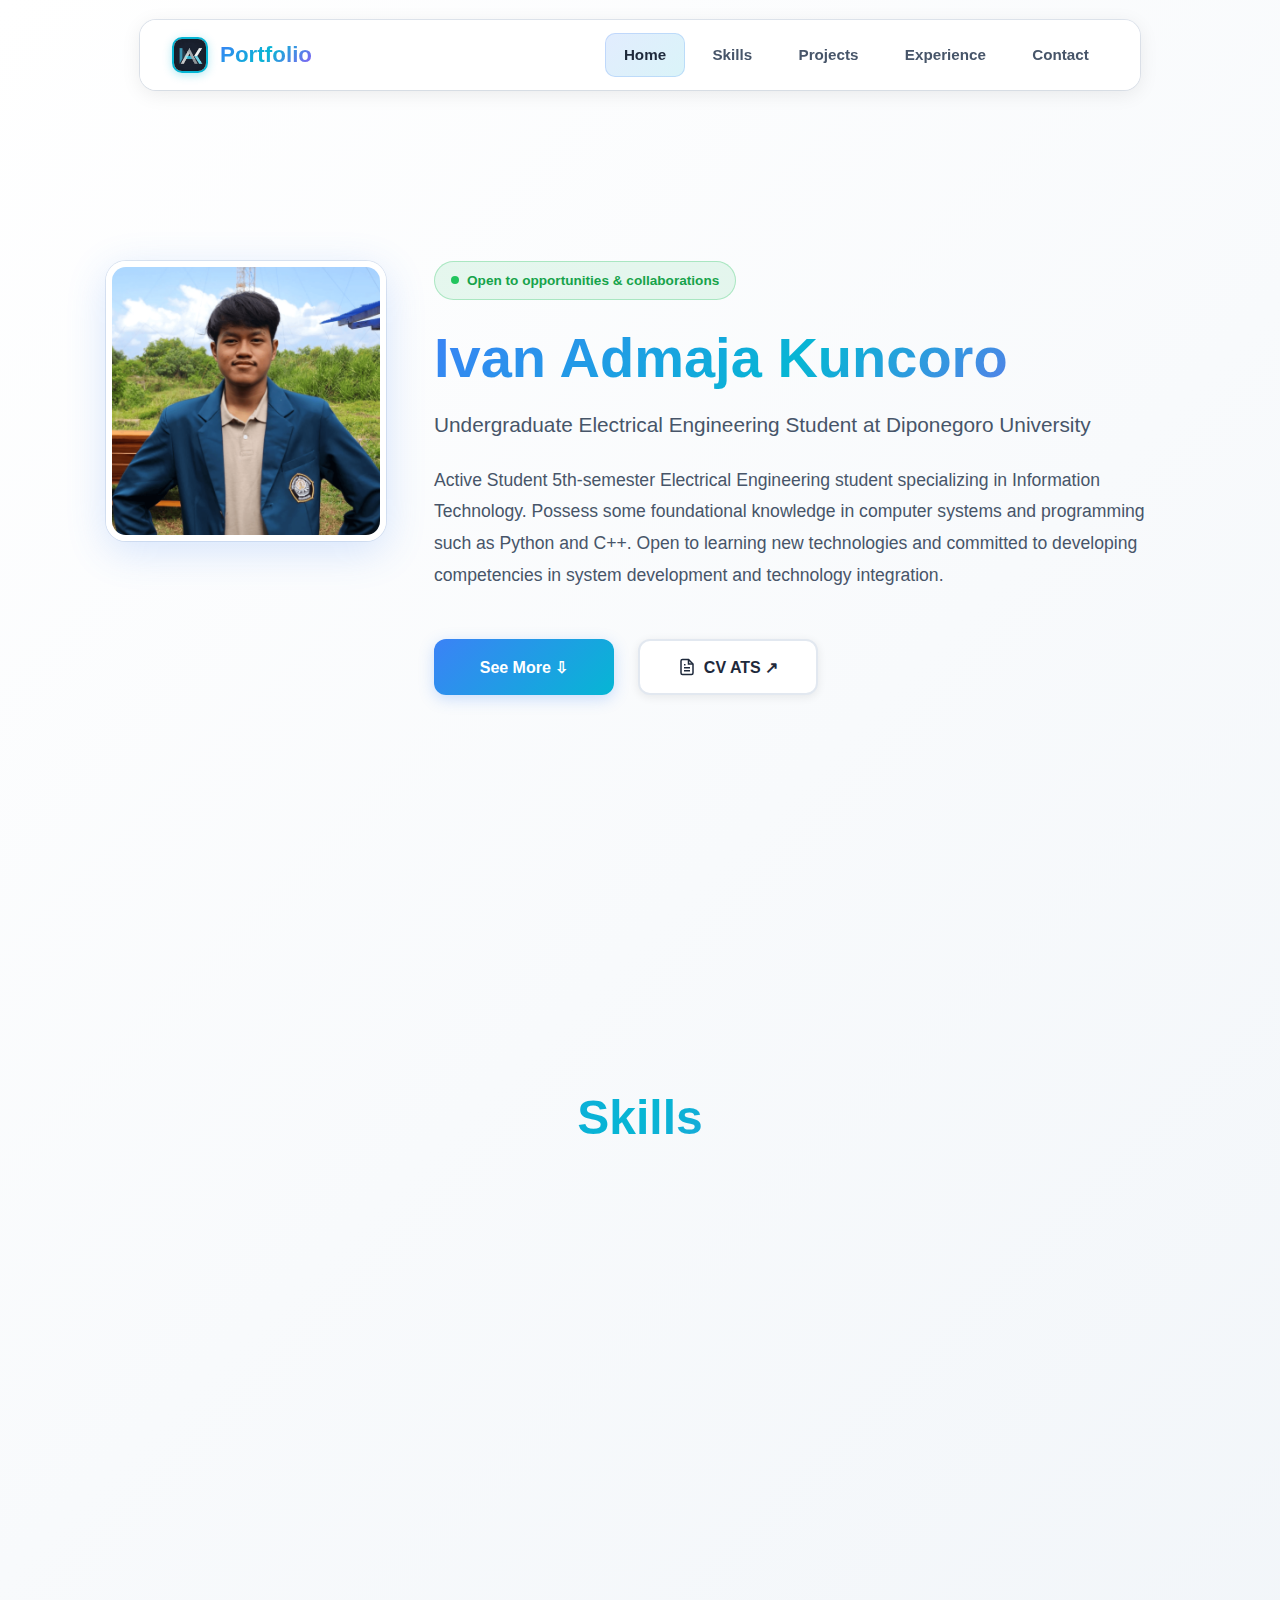
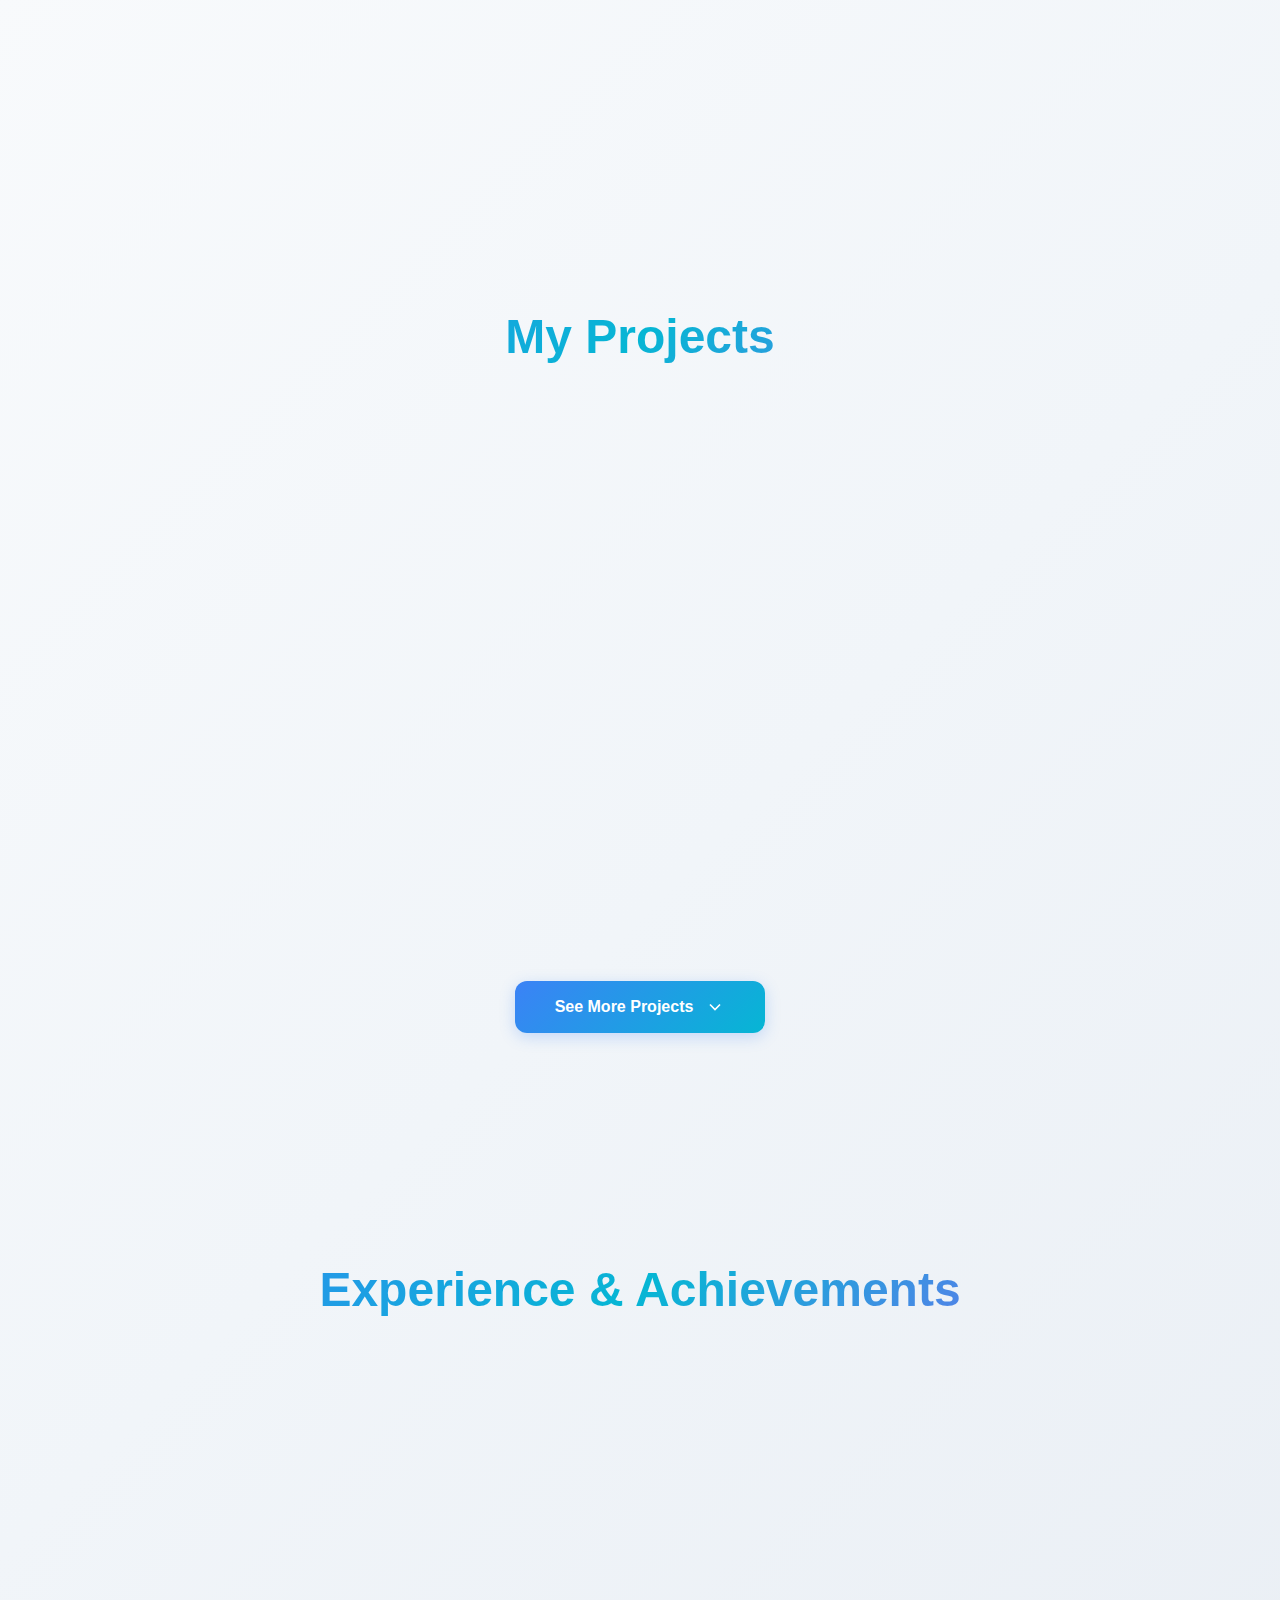
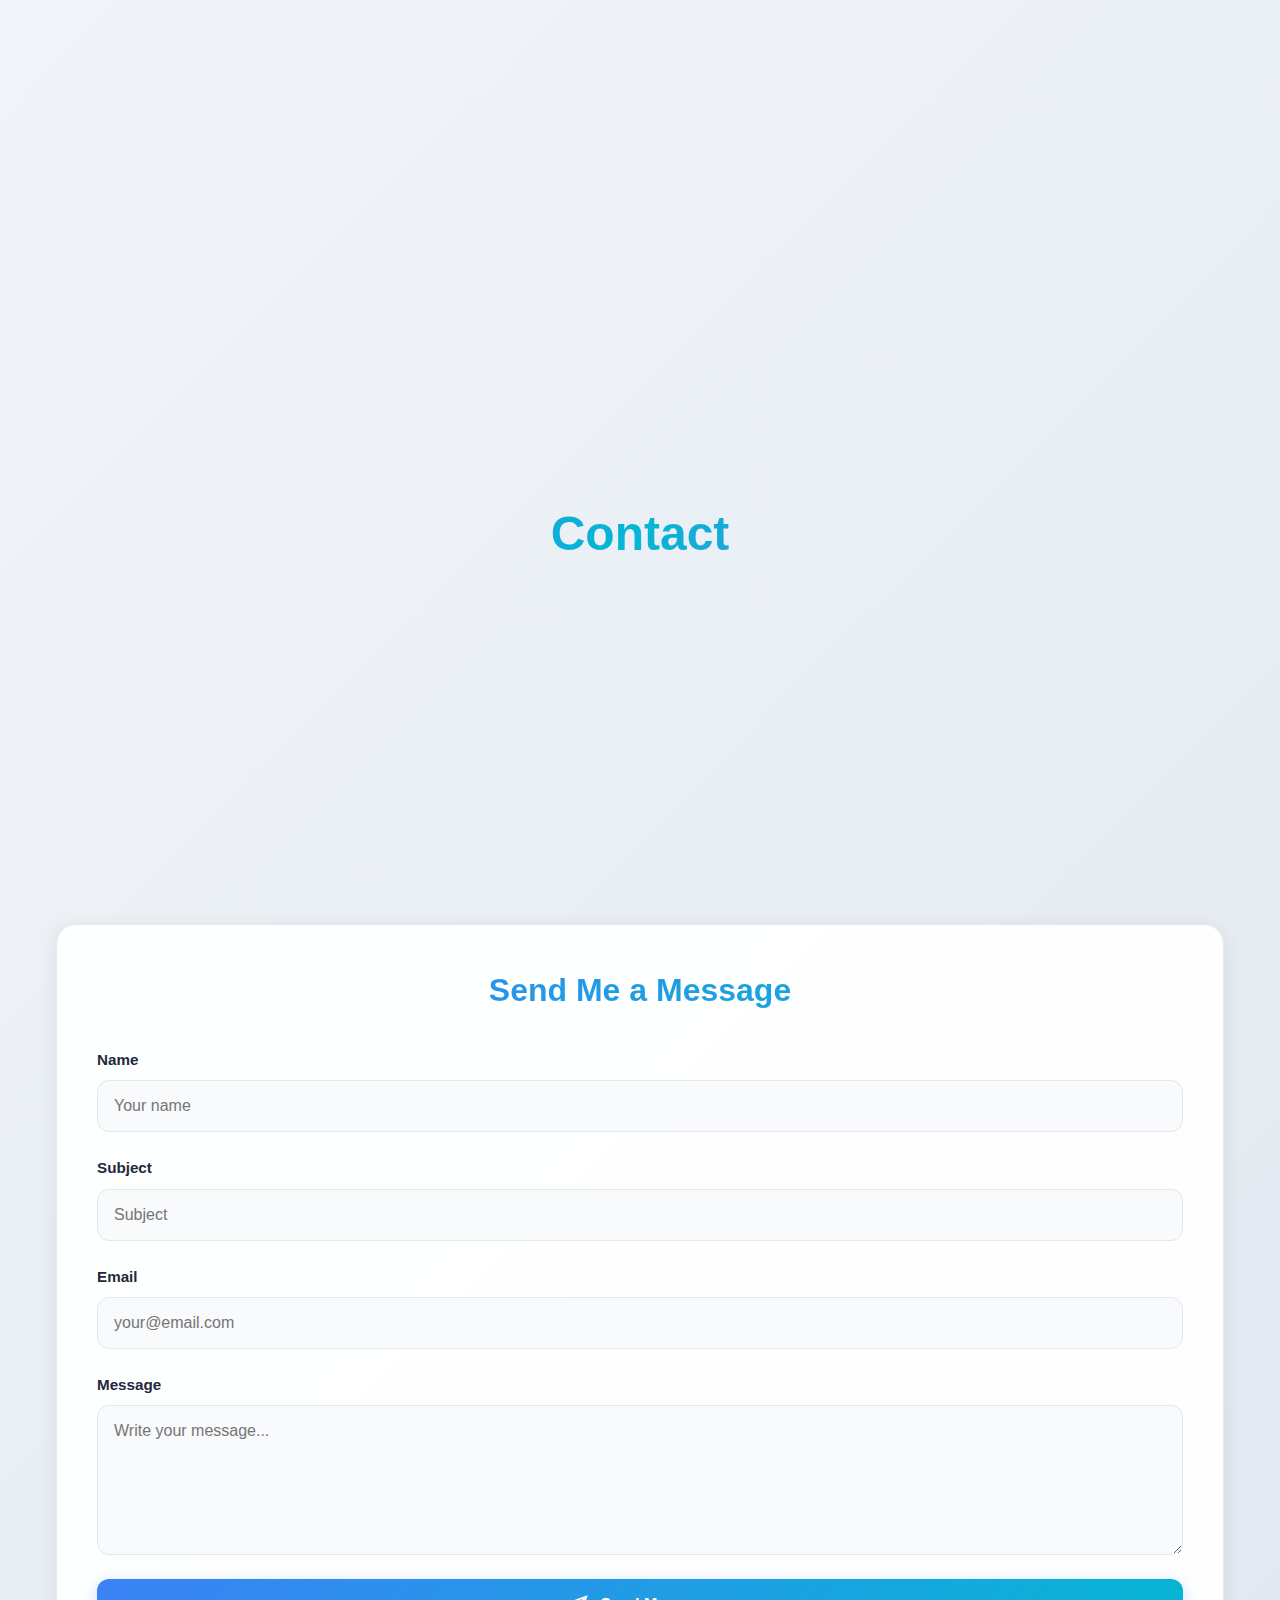
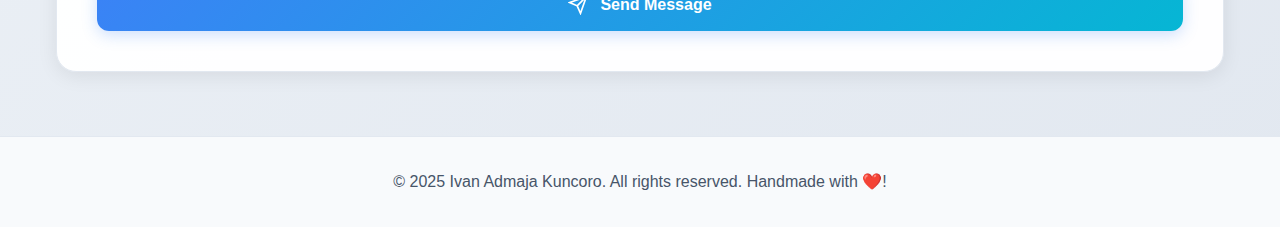
<file: index.html>
<!DOCTYPE html>
<html lang="en">
<head>
    <meta charset="UTF-8">
    <meta name="viewport" content="width=device-width, initial-scale=1.0">
    <title>Ivan Admaja Kuncoro - Portfolio</title>
    <link rel="stylesheet" href="style.css">
    <link rel="stylesheet" href="mobile-menu.css">
</head>
<body>

    <!-- Navigation -->
    <nav id="navbar">
        <div class="nav-container">
            <div class="logo-container" onclick="scrollToSection('home')">
                <img src="assets/Logo.png" alt="Logo" class="logo-image">
                <div class="logo">Portfolio</div>
            </div>
            <button class="menu-toggle" id="menuToggle" aria-label="Menu">
                <span></span>
                <span></span>
                <span></span>
            </button>
            <ul class="nav-menu" id="navMenu">
                <li><a href="#home" class="nav-link active">Home</a></li>
                <li><a href="#skills" class="nav-link">Skills</a></li>
                <li><a href="#projects" class="nav-link">Projects</a></li>
                <li><a href="#experience" class="nav-link">Experience</a></li>
                <li><a href="#contact" class="nav-link">Contact</a></li>
            </ul>
        </div>
    </nav>

    <!-- Home Section (Merged with About) -->
    <section id="home" class="section">
        <div class="container">
            <div class="home-content">
                <!-- Profile Image - Left -->
                <div class="profile-image-wrapper">
                    <img src="assets/profile.png" alt="Ivan Admaja Kuncoro" class="profile-image">
                </div>
                
                <!-- Text Content - Right -->
                <div class="home-text-content">
                    <div class="status-badge">
                        <span class="status-dot"></span>
                        Open to opportunities & collaborations
                    </div>
                    
                    <h1 class="main-title">Ivan Admaja Kuncoro</h1>
                    
                    <p class="subtitle">Undergraduate Electrical Engineering Student at Diponegoro University</p>
                    
                    <p class="about-text">
                        Active Student 5th-semester Electrical Engineering student specializing in Information Technology. 
                        Possess some foundational knowledge in computer systems and programming such as Python and C++. 
                        Open to learning new technologies and committed to developing competencies in system development and technology integration.
                    </p>
                    
                    <div class="home-buttons">
                        <button class="btn-primary" onclick="scrollToSection('skills')">See More ⇩</button>
                        <a href="https://drive.google.com/file/d/1Ar3myihJwKp7HR1E7ekkdQXPbhRA4H_D/view?usp=drive_link" target="_blank" class="btn-cv">
                            <svg width="18" height="18" viewBox="0 0 24 24" fill="none" stroke="currentColor" stroke-width="2">
                                <path d="M14 2H6a2 2 0 0 0-2 2v16a2 2 0 0 0 2 2h12a2 2 0 0 0 2-2V8z"></path>
                                <polyline points="14 2 14 8 20 8"></polyline>
                                <line x1="16" y1="13" x2="8" y2="13"></line>
                                <line x1="16" y1="17" x2="8" y2="17"></line>
                                <polyline points="10 9 9 9 8 9"></polyline>
                            </svg>
                            CV ATS ↗
                        </a>
                    </div>
                </div>
            </div>
        </div>
    </section>

    <!-- About Section - HIDDEN (merged with Home) -->
    <section id="about" class="section" style="display: none;">
        <div class="container">
            <h2 class="section-title">About Me</h2>
            <div class="card">
                <p class="about-text">
                    Active Student 5th-semester Electrical Engineering student specializing in Information Technology. 
                    Possess some foundational knowledge in computer systems and programming such as Python and C++. 
                    Open to learning new technologies and committed to developing competencies in system development and technology integration.
                </p>
            </div>
        </div>
    </section>

    <!-- Skills Section -->
    <section id="skills" class="section">
        <div class="container">
            <h2 class="section-title">Skills</h2>
            <div class="skills-grid">

                <!-- Programming with Progress Bar -->
                <div class="skill-card">
                    <div class="skill-header">
                        <svg width="32" height="32" viewBox="0 0 24 24" fill="none" stroke="currentColor" stroke-width="2">
                            <polyline points="16 18 22 12 16 6"></polyline>
                            <polyline points="8 6 2 12 8 18"></polyline>
                        </svg>
                        <h3>Programming</h3>
                    </div>
                    <div class="progress-container">
                        <div class="progress-item">
                            <div class="progress-label">
                                <span>Python</span>
                                <span class="progress-percent">52%</span>
                            </div>
                            <div class="progress-bar">
                                <div class="progress-fill" style="--target-width: 52%"></div>
                            </div>
                        </div>
                        <div class="progress-item">
                            <div class="progress-label">
                                <span>PHP</span>
                                <span class="progress-percent">20%</span>
                            </div>
                            <div class="progress-bar">
                                <div class="progress-fill" style="--target-width: 20%"></div>
                            </div>
                        </div>
                        <div class="progress-item">
                            <div class="progress-label">
                                <span>C++</span>
                                <span class="progress-percent">37%</span>
                            </div>
                            <div class="progress-bar">
                                <div class="progress-fill" style="--target-width: 37%"></div>
                            </div>
                        </div>
                        <div class="progress-item">
                            <div class="progress-label">
                                <span>HTML</span>
                                <span class="progress-percent">32%</span>
                            </div>
                            <div class="progress-bar">
                                <div class="progress-fill" style="--target-width: 32%"></div>
                            </div>
                        </div>
                        <div class="progress-item">
                            <div class="progress-label">
                                <span>CSS</span>
                                <span class="progress-percent">25%</span>
                            </div>
                            <div class="progress-bar">
                                <div class="progress-fill" style="--target-width: 25%"></div>
                            </div>
                        </div>
                        <div class="progress-item">
                            <div class="progress-label">
                                <span>JavaScript</span>
                                <span class="progress-percent">28%</span>
                            </div>
                            <div class="progress-bar">
                                <div class="progress-fill" style="--target-width: 28%"></div>
                            </div>
                        </div>
                    </div>
                </div>

                <!-- Software -->
                <div class="skill-card">
                    <div class="skill-header">
                        <svg width="32" height="32" viewBox="0 0 24 24" fill="none" stroke="currentColor" stroke-width="2">
                            <path d="M14.7 6.3a1 1 0 0 0 0 1.4l1.6 1.6a1 1 0 0 0 1.4 0l3.77-3.77a6 6 0 0 1-7.94 7.94l-6.91 6.91a2.12 2.12 0 0 1-3-3l6.91-6.91a6 6 0 0 1 7.94-7.94l-3.76 3.76z"></path>
                        </svg>
                        <h3>Software</h3>
                    </div>
                    <ul class="skill-list">
                        <li>MATLAB</li>
                        <li>Arduino IDE</li>
                        <li>Proteus</li>
                        <li>Canva</li>
                        <li>Visual Studio Code</li>
                        <li>Microsoft Office (Word, Excel, PowerPoint)</li>
                    </ul>
                </div>
            </div>
        </div>
    </section>

    <!-- Projects Section -->
    <section id="projects" class="section">
        <div class="container">
            <h2 class="section-title">My Projects</h2>
            <div class="projects-grid" id="projectsGrid">

                <!-- Project 1 -->
                <div class="project-card">
                    <div class="project-image-wrapper">
                        <img src="assets/project1-thumb.png" alt="CRUD-App" class="project-image">
                    </div>
                    <div class="project-content">
                        <h3>Laravel-Based Lecturer & Course Management App</h3>
                        <p>A Laravel CRUD system for managing lecturers and courses.</p>
                        <div class="project-tech-badges">
                            <span class="tech-badge">Laravel</span>
                            <span class="tech-badge">PHP</span>
                            <span class="tech-badge">MySQL</span>
                            <span class="tech-badge">Tailwind CSS</span>
                            <span class="tech-badge">Chart.js</span>
                        </div>
                        <div class="project-actions">
                            <button class="btn-view" onclick="openProjectModal('project1')">
                                <svg width="18" height="18" viewBox="0 0 24 24" fill="none" stroke="currentColor" stroke-width="2">
                                    <path d="M1 12s4-8 11-8 11 8 11 8-4 8-11 8-11-8-11-8z"></path>
                                    <circle cx="12" cy="12" r="3"></circle>
                                </svg>
                                <span>View Details</span>
                            </button>
                            <a href="https://github.com/panipanpan2006/crud-app" target="_blank" class="btn-github">
                                <svg width="18" height="18" viewBox="0 0 24 24" fill="none" stroke="currentColor" stroke-width="2">
                                    <path d="M9 19c-5 1.5-5-2.5-7-3m14 6v-3.87a3.37 3.37 0 0 0-.94-2.61c3.14-.35 6.44-1.54 6.44-7A5.44 5.44 0 0 0 20 4.77 5.07 5.07 0 0 0 19.91 1S18.73.65 16 2.48a13.38 13.38 0 0 0-7 0C6.27.65 5.09 1 5.09 1A5.07 5.07 0 0 0 5 4.77a5.44 5.44 0 0 0-1.5 3.78c0 5.42 3.3 6.61 6.44 7A3.37 3.37 0 0 0 9 18.13V22"></path>
                                </svg>
                                <span>GitHub</span>
                            </a>
                        </div>
                    </div>
                </div>

                <!-- Project 2 -->
                <div class="project-card">
                    <div class="project-image-wrapper">
                        <img src="assets/project2-thumb.png" alt="Student Grade Converter" class="project-image">
                    </div>
                    <div class="project-content">
                        <h3>Simple Grade Converter (PHP)</h3>
                        <p>A project to manage student grades and automatically convert numerical scores to letter grades (A-E) for efficiency.</p>
                        <div class="project-tech-badges">
                            <span class="tech-badge">PHP</span>
                            <span class="tech-badge">HTML</span>
                            <span class="tech-badge">CSS</span>
                            <span class="tech-badge">JavaScript</span>
                        </div>
                        <div class="project-actions">
                            <button class="btn-view" onclick="openProjectModal('project2')">
                                <svg width="18" height="18" viewBox="0 0 24 24" fill="none" stroke="currentColor" stroke-width="2">
                                    <path d="M1 12s4-8 11-8 11 8 11 8-4 8-11 8-11-8-11-8z"></path>
                                    <circle cx="12" cy="12" r="3"></circle>
                                </svg>
                                <span>View Details</span>
                            </button>
                            <a href="https://github.com/panipanpan2006/php-daftar-mahasiswa" target="_blank" class="btn-github">
                                <svg width="18" height="18" viewBox="0 0 24 24" fill="none" stroke="currentColor" stroke-width="2">
                                    <path d="M9 19c-5 1.5-5-2.5-7-3m14 6v-3.87a3.37 3.37 0 0 0-.94-2.61c3.14-.35 6.44-1.54 6.44-7A5.44 5.44 0 0 0 20 4.77 5.07 5.07 0 0 0 19.91 1S18.73.65 16 2.48a13.38 13.38 0 0 0-7 0C6.27.65 5.09 1 5.09 1A5.07 5.07 0 0 0 5 4.77a5.44 5.44 0 0 0-1.5 3.78c0 5.42 3.3 6.61 6.44 7A3.37 3.37 0 0 0 9 18.13V22"></path>
                                </svg>
                                <span>GitHub</span>
                            </a>
                        </div>
                    </div>
                </div>

                <!-- Project 3 -->
                <div class="project-card">
                    <div class="project-image-wrapper">
                        <img src="assets/project3-thumb.png" alt="Book Management System" class="project-image">
                    </div>
                    <div class="project-content">
                        <h3>Book Management System</h3>
                        <p>A simple Laravel-based book management app with CRUD, search, and year-based filtering.</p>
                        <div class="project-tech-badges">
                            <span class="tech-badge">Laravel</span>
                            <span class="tech-badge">PHP</span>
                            <span class="tech-badge">MySQL</span>
                            <span class="tech-badge">Blade</span>
                            <span class="tech-badge">Bootstrap</span>
                        </div>
                        <div class="project-actions">
                            <button class="btn-view" onclick="openProjectModal('project3')">
                                <svg width="18" height="18" viewBox="0 0 24 24" fill="none" stroke="currentColor" stroke-width="2">
                                    <path d="M1 12s4-8 11-8 11 8 11 8-4 8-11 8-11-8-11-8z"></path>
                                    <circle cx="12" cy="12" r="3"></circle>
                                </svg>
                                <span>View Details</span>
                            </button>
                            <a href="https://github.com/panipanpan2006/manage-buku" target="_blank" class="btn-github">
                                <svg width="18" height="18" viewBox="0 0 24 24" fill="none" stroke="currentColor" stroke-width="2">
                                    <path d="M9 19c-5 1.5-5-2.5-7-3m14 6v-3.87a3.37 3.37 0 0 0-.94-2.61c3.14-.35 6.44-1.54 6.44-7A5.44 5.44 0 0 0 20 4.77 5.07 5.07 0 0 0 19.91 1S18.73.65 16 2.48a13.38 13.38 0 0 0-7 0C6.27.65 5.09 1 5.09 1A5.07 5.07 0 0 0 5 4.77a5.44 5.44 0 0 0-1.5 3.78c0 5.42 3.3 6.61 6.44 7A3.37 3.37 0 0 0 9 18.13V22"></path>
                                </svg>
                                <span>GitHub</span>
                            </a>
                        </div>
                    </div>
                </div>

                <!-- Project 4 - Hidden until See More -->
                <div class="project-card project-hidden">
                    <div class="project-image-wrapper">
                        <img src="assets/project4-thumb.png" alt="Eloquent ES6+ JavaScript" class="project-image">
                    </div>
                    <div class="project-content">
                        <h3>Eloquent ES6+ JavaScript</h3>
                        <p>Modern JavaScript project implementing ES6+ features to display names, scores, grades, and rankings neatly in the console and browser!</p>
                        <div class="project-tech-badges">
                            <span class="tech-badge">JavaScript</span>
                            <span class="tech-badge">ES6+</span>
                            <span class="tech-badge">Async/Await</span>
                            <span class="tech-badge">DOM Manipulation</span>
                            <span class="tech-badge">HTML</span>
                        </div>
                        <div class="project-actions">
                            <button class="btn-view" onclick="openProjectModal('project4')">
                                <svg width="18" height="18" viewBox="0 0 24 24" fill="none" stroke="currentColor" stroke-width="2">
                                    <path d="M1 12s4-8 11-8 11 8 11 8-4 8-11 8-11-8-11-8z"></path>
                                    <circle cx="12" cy="12" r="3"></circle>
                                </svg>
                                <span>View Details</span>
                            </button>
                            <a href="https://github.com/panipanpan2006/es6-tugas" target="_blank" class="btn-github">
                                <svg width="18" height="18" viewBox="0 0 24 24" fill="none" stroke="currentColor" stroke-width="2">
                                    <path d="M9 19c-5 1.5-5-2.5-7-3m14 6v-3.87a3.37 3.37 0 0 0-.94-2.61c3.14-.35 6.44-1.54 6.44-7A5.44 5.44 0 0 0 20 4.77 5.07 5.07 0 0 0 19.91 1S18.73.65 16 2.48a13.38 13.38 0 0 0-7 0C6.27.65 5.09 1 5.09 1A5.07 5.07 0 0 0 5 4.77a5.44 5.44 0 0 0-1.5 3.78c0 5.42 3.3 6.61 6.44 7A3.37 3.37 0 0 0 9 18.13V22"></path>
                                </svg>
                                <span>GitHub</span>
                            </a>
                        </div>
                    </div>
                </div>

                <!-- Project 5 - Hidden until See More -->
                <div class="project-card project-hidden">
                    <div class="project-image-wrapper">
                        <img src="assets/project5-thumb.png" alt="Campus Portal Blade Layout" class="project-image">
                    </div>
                    <div class="project-content">
                        <h3>Blade Layout for Campus Portal</h3>
                        <p>This is a modern campus portal project powered by Laravel Blade, Tailwind CSS, and Chart.js. The portal also features a dark mode, interactive dashboard, and reusable components!</p>
                        <div class="project-tech-badges">
                            <span class="tech-badge">Laravel</span>
                            <span class="tech-badge">Blade</span>
                            <span class="tech-badge">Bootstrap</span>
                            <span class="tech-badge">HTML</span>
                            <span class="tech-badge">CSS</span>
                            <span class="tech-badge">JavaScript</span>
                            <span class="tech-badge">PHP-Framework</span>
                            <span class="tech-badge">Chart.js</span>
                        </div>
                        <div class="project-actions">
                            <button class="btn-view" onclick="openProjectModal('project5')">
                                <svg width="18" height="18" viewBox="0 0 24 24" fill="none" stroke="currentColor" stroke-width="2">
                                    <path d="M1 12s4-8 11-8 11 8 11 8-4 8-11 8-11-8-11-8z"></path>
                                    <circle cx="12" cy="12" r="3"></circle>
                                </svg>
                                <span>View Details</span>
                            </button>
                            <a href="https://github.com/panipanpan2006/campus-portal" target="_blank" class="btn-github">
                                <svg width="18" height="18" viewBox="0 0 24 24" fill="none" stroke="currentColor" stroke-width="2">
                                    <path d="M9 19c-5 1.5-5-2.5-7-3m14 6v-3.87a3.37 3.37 0 0 0-.94-2.61c3.14-.35 6.44-1.54 6.44-7A5.44 5.44 0 0 0 20 4.77 5.07 5.07 0 0 0 19.91 1S18.73.65 16 2.48a13.38 13.38 0 0 0-7 0C6.27.65 5.09 1 5.09 1A5.07 5.07 0 0 0 5 4.77a5.44 5.44 0 0 0-1.5 3.78c0 5.42 3.3 6.61 6.44 7A3.37 3.37 0 0 0 9 18.13V22"></path>
                                </svg>
                                <span>GitHub</span>
                            </a>
                        </div>
                    </div>
                </div>

                <!-- Project 6 - Hidden until See More -->
                <div class="project-card project-hidden">
                    <div class="project-image-wrapper">
                        <img src="assets/project6-thumb.png" alt="Portfolio Website" class="project-image">
                    </div>
                    <div class="project-content">
                        <h3>Personal Portfolio Website</h3>
                        <p>Modern and responsive personal portfolio website built with vanilla HTML, CSS, and JavaScript featuring smooth animations.</p>
                        <div class="project-tech-badges">
                            <span class="tech-badge">HTML5</span>
                            <span class="tech-badge">CSS3</span>
                            <span class="tech-badge">JavaScript</span>
                        </div>
                        <div class="project-actions">
                            <button class="btn-view" onclick="openProjectModal('project6')">
                                <svg width="18" height="18" viewBox="0 0 24 24" fill="none" stroke="currentColor" stroke-width="2">
                                    <path d="M1 12s4-8 11-8 11 8 11 8-4 8-11 8-11-8-11-8z"></path>
                                    <circle cx="12" cy="12" r="3"></circle>
                                </svg>
                                <span>View Details</span>
                            </button>
                            <a href="https://github.com/panipanpan2006/Website-Portofolio" target="_blank" class="btn-github">
                                <svg width="18" height="18" viewBox="0 0 24 24" fill="none" stroke="currentColor" stroke-width="2">
                                    <path d="M9 19c-5 1.5-5-2.5-7-3m14 6v-3.87a3.37 3.37 0 0 0-.94-2.61c3.14-.35 6.44-1.54 6.44-7A5.44 5.44 0 0 0 20 4.77 5.07 5.07 0 0 0 19.91 1S18.73.65 16 2.48a13.38 13.38 0 0 0-7 0C6.27.65 5.09 1 5.09 1A5.07 5.07 0 0 0 5 4.77a5.44 5.44 0 0 0-1.5 3.78c0 5.42 3.3 6.61 6.44 7A3.37 3.37 0 0 0 9 18.13V22"></path>
                                </svg>
                                <span>GitHub</span>
                            </a>
                        </div>
                    </div>
                </div>
            </div>
            
            <!-- See More Button -->
            <div class="projects-see-more">
                <button class="btn-see-more" id="seeMoreBtn" onclick="toggleProjects()">
                    <span>See More Projects</span>
                    <svg width="20" height="20" viewBox="0 0 24 24" fill="none" stroke="currentColor" stroke-width="2">
                        <polyline points="6 9 12 15 18 9"></polyline>
                    </svg>
                </button>
            </div>
        </div>
    </section>

    <!-- Experience & Achievements -->
    <section id="experience" class="section">
        <div class="container">
            <h2 class="section-title">Experience & Achievements</h2>
            <div class="experience-grid">

                <!-- Organizational Experience -->
                <div class="experience-card">
                    <div class="experience-header">
                        <svg width="32" height="32" viewBox="0 0 24 24" fill="none" stroke="currentColor" stroke-width="2">
                            <path d="M17 21v-2a4 4 0 0 0-4-4H5a4 4 0 0 0-4 4v2"></path>
                            <circle cx="9" cy="7" r="4"></circle>
                            <path d="M23 21v-2a4 4 0 0 0-3-3.87"></path>
                            <path d="M16 3.13a4 4 0 0 1 0 7.75"></path>
                        </svg>
                        <h3>Experience</h3>
                    </div>
                    <ul class="experience-list-new">
                        <li>
                            <div class="experience-item">
                                <img src="assets/kepanitiaan1-thumb.png" alt="Freshman Orientation" class="experience-thumb">
                                <div class="experience-info">
                                    <h4>Freshman Orientation (PMB 2024)</h4>
                                    <p>Evaluation Division</p>
                                </div>
                                <button class="btn-view-small" onclick="openExperienceModal('kepanitiaan1')">View</button>
                            </div>
                        </li>
                        <li>
                            <div class="experience-item">
                                <img src="assets/kepanitiaan2-thumb.png" alt="LKMM" class="experience-thumb">
                                <div class="experience-info">
                                    <h4>Basic Leadership Training (LKMM-Pra Dasar)</h4>
                                    <p>Facilitator</p>
                                </div>
                                <button class="btn-view-small" onclick="openExperienceModal('kepanitiaan2')">View</button>
                            </div>
                        </li>
                        <li>
                            <div class="experience-item">
                                <img src="assets/magang-thumb.png" alt="Internship" class="experience-thumb">
                                <div class="experience-info">
                                    <h4>Internship at PT. Lentera Bumi Nusantara</h4>
                                    <p>Data Logger Team</p>
                                </div>
                                <button class="btn-view-small" onclick="openExperienceModal('magang')">View</button>
                            </div>
                        </li>
                    </ul>
                </div>

                <!-- Achievements -->
                <div class="experience-card">
                    <div class="experience-header">
                        <svg width="32" height="32" viewBox="0 0 24 24" fill="none" stroke="currentColor" stroke-width="2">
                            <circle cx="12" cy="8" r="7"></circle>
                            <polyline points="8.21 13.89 7 23 12 20 17 23 15.79 13.88"></polyline>
                        </svg>
                        <h3>Achievements</h3>
                    </div>
                    <ul class="experience-list-new">
                        <li>
                            <div class="experience-item">
                                <span class="medal gold">🥇</span>
                                <img src="assets/prestasi1-thumb.png" alt="Table Tennis Champion" class="experience-thumb">
                                <div class="experience-info">
                                    <h4>1st Place - Table Tennis</h4>
                                    <p>Pekan Olahraga Raya Fakultas Teknik 2025</p>
                                </div>
                                <button class="btn-view-small" onclick="openExperienceModal('prestasi1')">View</button>
                            </div>
                        </li>
                        <li>
                            <div class="experience-item">
                                <span class="medal bronze">🥉</span>
                                <img src="assets/prestasi2-thumb.png" alt="Band Competition" class="experience-thumb">
                                <div class="experience-info">
                                    <h4>3rd Place - Band Competition</h4>
                                    <p>Engineering Festival 2023 UNDIP</p>
                                </div>
                                <button class="btn-view-small" onclick="openExperienceModal('prestasi2')">View</button>
                            </div>
                        </li>
                    </ul>
                </div>
            </div>
        </div>
    </section>

    <!-- Contact Section -->
    <section id="contact" class="section">
        <div class="container">
            <h2 class="section-title">Contact</h2>
            <div class="contact-card">
                <p class="contact-intro">Let's connect! Reach out via the platforms below:</p>
                <div class="contact-grid">
                    <a href="https://mail.google.com/mail/u/3/#inbox?compose=CllgCKCDCRwKfjJthMhLMcWfJLckVDJrXfJtbrkwzLJDdVtQKbBVSZrMDfFlqmVNVgRtQrzclRg" class="contact-item">
                        <svg width="40" height="40" viewBox="0 0 24 24" fill="none" stroke="currentColor" stroke-width="2">
                            <path d="M4 4h16c1.1 0 2 .9 2 2v12c0 1.1-.9 2-2 2H4c-1.1 0-2-.9-2-2V6c0-1.1.9-2 2-2z"></path>
                            <polyline points="22,6 12,13 2,6"></polyline>
                        </svg>
                        <span class="contact-email">ivankuncoro06@gmail.com</span>
                    </a>
                    <a href="https://www.linkedin.com/in/ivan-kuncoro/" target="_blank" rel="noopener noreferrer" class="contact-item">
                        <svg width="40" height="40" viewBox="0 0 24 24" fill="none" stroke="currentColor" stroke-width="2">
                            <path d="M16 8a6 6 0 0 1 6 6v7h-4v-7a2 2 0 0 0-2-2 2 2 0 0 0-2 2v7h-4v-7a6 6 0 0 1 6-6z"></path>
                            <rect x="2" y="9" width="4" height="12"></rect>
                            <circle cx="4" cy="4" r="2"></circle>
                        </svg>
                        <span>LinkedIn</span>
                    </a>
                    <a href="https://github.com/panipanpan2006" target="_blank" rel="noopener noreferrer" class="contact-item">
                        <svg width="40" height="40" viewBox="0 0 24 24" fill="none" stroke="currentColor" stroke-width="2">
                            <path d="M9 19c-5 1.5-5-2.5-7-3m14 6v-3.87a3.37 3.37 0 0 0-.94-2.61c3.14-.35 6.44-1.54 6.44-7A5.44 5.44 0 0 0 20 4.77 5.07 5.07 0 0 0 19.91 1S18.73.65 16 2.48a13.38 13.38 0 0 0-7 0C6.27.65 5.09 1 5.09 1A5.07 5.07 0 0 0 5 4.77a5.44 5.44 0 0 0-1.5 3.78c0 5.42 3.3 6.61 6.44 7A3.37 3.37 0 0 0 9 18.13V22"></path>
                        </svg>
                        <span>GitHub</span>
                    </a>
                    <a href="https://www.instagram.com/ivanadmajak2" target="_blank" rel="noopener noreferrer" class="contact-item">
                        <svg width="40" height="40" viewBox="0 0 24 24" fill="none" stroke="currentColor" stroke-width="2">
                            <rect x="2" y="2" width="20" height="20" rx="5" ry="5"></rect>
                            <path d="M16 11.37A4 4 0 1 1 12.63 8 4 4 0 0 1 16 11.37z"></path>
                            <line x1="17.5" y1="6.5" x2="17.51" y2="6.5"></line>
                        </svg>
                        <span>Instagram</span>
                    </a>
                </div>
            </div>
            
            <!-- Contact Form -->
            <div class="contact-form-wrapper">
                <h3 class="contact-form-title">Send Me a Message</h3>
                <form class="contact-form" id="contactForm" action="https://formsubmit.co/ivankuncoro06@gmail.com" method="POST">
                    <!-- FormSubmit Configuration -->
                    <input type="hidden" name="_subject" value="New Contact Form Submission from Portfolio">
                    <input type="hidden" name="_captcha" value="false">
                    <input type="hidden" name="_template" value="table">
                    <input type="hidden" name="_next" value="http://127.0.0.1:5500/thank-you.html">
                    
                    <div class="form-group">
                        <label for="name">Name</label>
                        <input type="text" id="name" name="name" placeholder="Your name" required>
                    </div>
                    <div class="form-group">
                        <label for="subject">Subject</label>
                        <input type="text" id="subject" name="subject" placeholder="Subject" required>
                    </div>
                    <div class="form-group">
                        <label for="email">Email</label>
                        <input type="email" id="email" name="email" placeholder="your@email.com" required>
                    </div>
                    <div class="form-group">
                        <label for="message">Message</label>
                        <textarea id="message" name="message" placeholder="Write your message..." required></textarea>
                    </div>
                    <button type="submit" class="btn-send-message">
                        <svg width="20" height="20" viewBox="0 0 24 24" fill="none" stroke="currentColor" stroke-width="2">
                            <line x1="22" y1="2" x2="11" y2="13"></line>
                            <polygon points="22 2 15 22 11 13 2 9 22 2"></polygon>
                        </svg>
                        Send Message
                    </button>
                    <div class="form-status" id="formStatus"></div>
                </form>
            </div>
        </div>
    </section>

    <!-- Footer -->
    <footer>
        <p>© 2025 Ivan Admaja Kuncoro. All rights reserved. Handmade with ❤️!</p>
    </footer>

    <!-- Modal Container -->
    <div id="modalContainer"></div>

    <script src="script.js"></script>
</body>
</html>
</file>
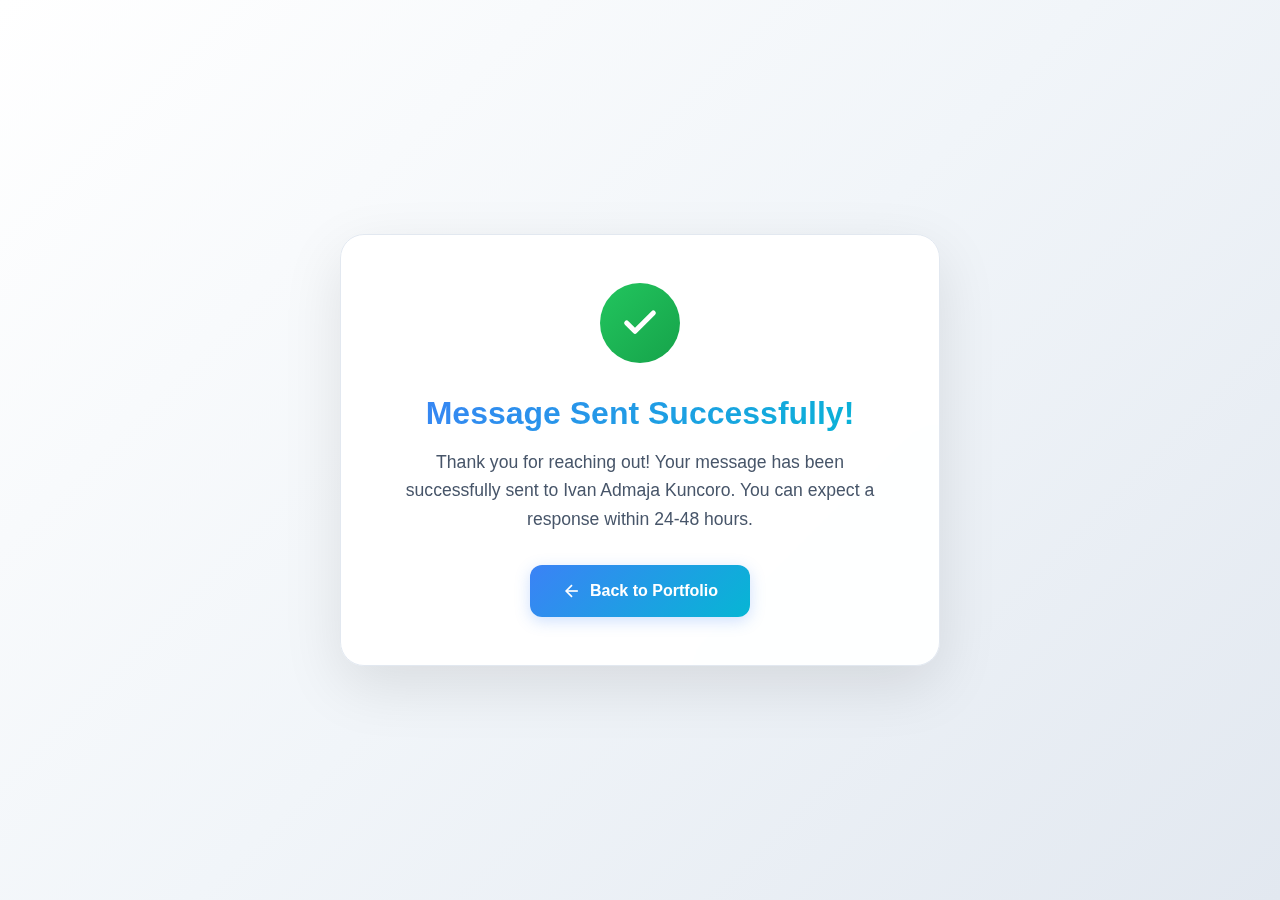
<file: thank-you.html>
<!DOCTYPE html>
<html lang="en">
<head>
    <meta charset="UTF-8">
    <meta name="viewport" content="width=device-width, initial-scale=1.0">
    <title>Thank You - Message Sent!</title>
    <style>
        * {
            margin: 0;
            padding: 0;
            box-sizing: border-box;
        }

        body {
            font-family: -apple-system, BlinkMacSystemFont, 'Segoe UI', Roboto, 'Helvetica Neue', Arial, sans-serif;
            background: linear-gradient(135deg, #ffffff 0%, #f1f5f9 50%, #e2e8f0 100%);
            min-height: 100vh;
            display: flex;
            align-items: center;
            justify-content: center;
            padding: 2rem;
        }

        .thank-you-container {
            max-width: 600px;
            width: 100%;
            background: rgba(255, 255, 255, 0.95);
            backdrop-filter: blur(20px);
            border-radius: 24px;
            padding: 3rem;
            text-align: center;
            box-shadow: 0 20px 60px rgba(0, 0, 0, 0.1);
            border: 1px solid rgba(226, 232, 240, 1);
            animation: slideUp 0.5s ease;
        }

        @keyframes slideUp {
            from {
                opacity: 0;
                transform: translateY(30px);
            }
            to {
                opacity: 1;
                transform: translateY(0);
            }
        }

        .success-icon {
            width: 80px;
            height: 80px;
            margin: 0 auto 2rem;
            background: linear-gradient(135deg, #22c55e, #16a34a);
            border-radius: 50%;
            display: flex;
            align-items: center;
            justify-content: center;
            animation: scaleIn 0.5s ease 0.2s both;
        }

        @keyframes scaleIn {
            from {
                transform: scale(0);
            }
            to {
                transform: scale(1);
            }
        }

        .success-icon svg {
            width: 40px;
            height: 40px;
            stroke: white;
            stroke-width: 3;
        }

        h1 {
            font-size: 2rem;
            font-weight: 800;
            background: linear-gradient(135deg, #3b82f6, #06b6d4);
            -webkit-background-clip: text;
            -webkit-text-fill-color: transparent;
            background-clip: text;
            margin-bottom: 1rem;
        }

        p {
            color: #475569;
            font-size: 1.1rem;
            line-height: 1.6;
            margin-bottom: 2rem;
        }

        .btn-back {
            display: inline-flex;
            align-items: center;
            gap: 0.5rem;
            padding: 1rem 2rem;
            background: linear-gradient(135deg, #3b82f6, #06b6d4);
            color: white;
            text-decoration: none;
            border-radius: 12px;
            font-weight: 600;
            transition: all 0.3s ease;
            box-shadow: 0 4px 15px rgba(59, 130, 246, 0.25);
        }

        .btn-back:hover {
            transform: translateY(-2px);
            box-shadow: 0 8px 25px rgba(59, 130, 246, 0.35);
        }

        .btn-back svg {
            width: 20px;
            height: 20px;
        }

        @media (max-width: 480px) {
            .thank-you-container {
                padding: 2rem 1.5rem;
            }

            h1 {
                font-size: 1.5rem;
            }

            p {
                font-size: 1rem;
            }
        }
    </style>
</head>
<body>
    <div class="thank-you-container">
        <div class="success-icon">
            <svg viewBox="0 0 24 24" fill="none" stroke="currentColor" stroke-linecap="round" stroke-linejoin="round">
                <polyline points="20 6 9 17 4 12"></polyline>
            </svg>
        </div>
        
        <h1>Message Sent Successfully!</h1>
        
        <p>
            Thank you for reaching out! Your message has been successfully sent to Ivan Admaja Kuncoro. 
            You can expect a response within 24-48 hours.
        </p>
        
        <a href="index.html" class="btn-back">
            <svg viewBox="0 0 24 24" fill="none" stroke="currentColor" stroke-width="2">
                <line x1="19" y1="12" x2="5" y2="12"></line>
                <polyline points="12 19 5 12 12 5"></polyline>
            </svg>
            Back to Portfolio
        </a>
    </div>
</body>
</html>
</file>
<file: style.css>
html, body {
    margin: 0;
    padding: 0;
    width: 100%;
    overflow-x: hidden;
}

body {
    min-height: 100dvh;
    background-attachment: fixed;
    --nav-height: 70px;
}

.section {
    min-height: 100dvh;
    padding: 6rem 1.5rem 4rem;
    display: flex;
    flex-direction: column;
    justify-content: center;
}

img {
    max-width: 100%;
    height: auto;
    display: block;
}

.container {
    max-width: 1200px;
    margin: 0 auto;
    width: 100%;
    padding: 0 1rem;
    box-sizing: border-box;
}

.modal-content,
.modal-images,
.tech-badges {
    max-width: 100%;
    overflow: hidden;
    box-sizing: border-box;
}

* {
    margin: 0;
    padding: 0;
    box-sizing: border-box;
}

:root {
    --bg-primary: #ffffff;
    --bg-secondary: #f8fafc;
    --bg-card: rgba(255, 255, 255, 0.95);
    --text-primary: #1e293b;
    --text-secondary: #475569;
    --accent-blue: #3b82f6;
    --accent-cyan: #06b6d4;
    --accent-purple: #8b5cf6;
    --accent-pink: #ec4899;
    --accent-orange: #f97316;
    --border-color: rgba(226, 232, 240, 1);
    --shadow-color: rgba(0, 0, 0, 0.08);
    --shadow-hover: rgba(0, 0, 0, 0.15);
}

body {
    font-family: -apple-system, BlinkMacSystemFont, 'Segoe UI', Roboto, 'Helvetica Neue', Arial, sans-serif;
    background: linear-gradient(135deg, #ffffff 0%, #f1f5f9 50%, #e2e8f0 100%);
    color: var(--text-primary);
    line-height: 1.6;
    overflow-x: hidden;
}

html {
    scroll-behavior: smooth;
}

/* Navigation */
nav {
    position: fixed;
    top: 20px;
    left: 50%;
    transform: translateX(-50%);
    width: calc(100% - 40px);
    max-width: 1000px;
    background: rgba(255, 255, 255, 0.95);
    backdrop-filter: blur(20px);
    z-index: 1000;
    transition: all 0.4s cubic-bezier(0.4, 0, 0.2, 1);
    height: 70px;
    display: flex;
    align-items: center;
    border-radius: 16px;
    box-shadow: 0 4px 20px var(--shadow-color), 0 0 0 1px var(--border-color);
    overflow: hidden;
}

nav.scrolled {
    top: 10px;
    height: 60px;
    box-shadow: 0 8px 30px var(--shadow-hover), 0 0 0 1px var(--border-color);
}

nav.hidden {
    transform: translateX(-50%) translateY(-120%);
}

nav::before,
nav::after,
.nav-container::before,
.nav-container::after,
.logo-container::before,
.logo-container::after {
    content: none !important;
    display: none !important;
}

.nav-container {
    max-width: 100%;
    margin: 0 auto;
    padding: 0 2rem;
    display: flex;
    justify-content: space-between;
    align-items: center;
    height: 100%;
    position: relative;
    width: 100%;
}

.logo-container {
    display: flex;
    align-items: center;
    gap: 0.75rem;
    height: 100%;
    cursor: pointer;
    transition: all 0.3s ease;
}

.logo-container:hover {
    transform: scale(1.05);
}

.logo-image {
    width: 36px;
    height: 36px;
    border-radius: 10px;
    object-fit: cover;
    border: 2px solid var(--accent-cyan);
    box-shadow: 0 2px 10px rgba(6, 182, 212, 0.3);
}

.logo {
    font-size: 1.4rem;
    font-weight: 700;
    background: linear-gradient(135deg, var(--accent-blue), var(--accent-cyan), var(--accent-purple));
    -webkit-background-clip: text;
    -webkit-text-fill-color: transparent;
    background-clip: text;
    margin: 0;
    line-height: 1;
}

.nav-menu {
    display: flex;
    list-style: none;
    gap: 0.5rem;
    margin: 0;
    padding: 0;
    align-items: center;
    height: 100%;
}

.nav-menu::before,
.nav-menu::after {
    display: none !important;
}

/* Mobile Menu Styles - Always available */
@media (max-width: 768px) {
    .nav-menu {
        position: fixed;
        top: 90px;
        left: 10px;
        right: 10px;
        width: calc(100% - 20px);
        height: auto;
        flex-direction: column;
        background: rgba(255, 255, 255, 0.98);
        backdrop-filter: blur(20px);
        padding: 0;
        gap: 0;
        max-height: 0;
        overflow: hidden;
        transition: max-height 0.4s ease, opacity 0.4s ease, transform 0.4s ease;
        margin: 0;
        border-radius: 16px;
        box-shadow: 0 8px 30px rgba(0, 0, 0, 0.15);
        border: 1px solid var(--border-color);
        opacity: 0;
        transform: translateY(-20px);
        z-index: 1001;
        align-items: flex-start;
    }

    .nav-menu.active {
        display: flex !important;
        max-height: 500px;
        padding: 1rem;
        opacity: 1;
        transform: translateY(0);
    }
}

.nav-link {
    color: var(--text-secondary);
    text-decoration: none;
    transition: all 0.3s ease;
    font-weight: 600;
    font-size: 0.95rem;
    position: relative;
    padding: 0.6rem 1.2rem;
    border-radius: 10px;
    display: inline-block;
}

.nav-link:hover {
    color: var(--accent-blue);
    background: rgba(59, 130, 246, 0.08);
}

.nav-link.active {
    color: var(--text-primary);
    background: linear-gradient(135deg, rgba(59, 130, 246, 0.15), rgba(6, 182, 212, 0.15));
    box-shadow: inset 0 0 0 1px rgba(59, 130, 246, 0.2);
}

.menu-toggle {
    display: none;
    flex-direction: column;
    justify-content: center;
    align-items: center;
    gap: 6px;
    background: var(--bg-secondary);
    border: 1px solid var(--border-color);
    cursor: pointer;
    z-index: 1001;
    padding: 10px;
    border-radius: 8px;
    width: 44px;
    height: 44px;
    position: relative;
    transition: all 0.3s ease;
}

.menu-toggle:hover {
    background: rgba(59, 130, 246, 0.1);
    border-color: var(--accent-cyan);
}

.menu-toggle span {
    width: 24px;
    height: 2.5px;
    background: var(--text-primary);
    transition: all 0.3s ease;
    border-radius: 3px;
    display: block;
    position: absolute;
}

.menu-toggle span:nth-child(1) {
    top: 12px;
}

.menu-toggle span:nth-child(2) {
    top: 20px;
}

.menu-toggle span:nth-child(3) {
    top: 28px;
}

/* Hamburger to X animation */
.menu-toggle.active span:nth-child(1) {
    transform: rotate(45deg);
    top: 20px;
}

.menu-toggle.active span:nth-child(2) {
    opacity: 0;
    transform: translateX(20px);
}

.menu-toggle.active span:nth-child(3) {
    transform: rotate(-45deg);
    top: 20px;
}

/* HIDE ABOUT SECTION & HOME SECTION - MERGED INTO ONE */
#about {
    display: none !important;
}

/* HOME SECTION - COMBINED WITH ABOUT */
#home {
    position: relative;
    overflow: visible;
    padding-top: 120px;
    min-height: 100vh;
}

#home::before,
#home::after {
    display: none;
}

.home-content {
    display: flex;
    align-items: flex-start;
    gap: 3rem;
    animation: fadeIn 1s ease;
    position: relative;
    z-index: 2;
    padding: 2rem 1rem;
    max-width: 1100px;
    margin: 0 auto;
    background: transparent;
}

.home-content::before,
.home-content::after {
    display: none;
}

/* Profile Image - Left Side */
.profile-image-wrapper {
    display: block;
    position: relative;
    width: 280px;
    min-width: 280px;
    height: 280px;
    border-radius: 20px;
    overflow: hidden;
    border: 6px solid #ffffff;
    box-shadow: 
        0 10px 40px rgba(59, 130, 246, 0.2),
        0 0 0 1px var(--border-color);
    flex-shrink: 0;
}

.profile-image {
    width: 100%;
    height: 100%;
    object-fit: cover;
    object-position: center 30%;
    display: block;
    transform: scale(1.1);
}

/* Right Content Area */
.home-text-content {
    flex: 1;
    display: flex;
    flex-direction: column;
    justify-content: center;
    text-align: left;
}

/* Status Badge */
.status-badge {
    display: inline-flex;
    align-items: center;
    gap: 0.5rem;
    padding: 0.5rem 1rem;
    background: rgba(34, 197, 94, 0.1);
    border: 1px solid rgba(34, 197, 94, 0.3);
    border-radius: 50px;
    font-size: 0.85rem;
    font-weight: 600;
    color: #16a34a;
    margin-bottom: 1.5rem;
    width: fit-content;
}

.status-dot {
    width: 8px;
    height: 8px;
    background: #22c55e;
    border-radius: 50%;
    animation: pulse 2s infinite;
}

@keyframes pulse {
    0%, 100% {
        opacity: 1;
        transform: scale(1);
    }
    50% {
        opacity: 0.7;
        transform: scale(1.1);
    }
}

.main-title {
    font-size: 3.5rem;
    font-weight: 800;
    margin-bottom: 1rem;
    background: linear-gradient(135deg, var(--accent-blue), var(--accent-cyan), var(--accent-purple));
    -webkit-background-clip: text;
    -webkit-text-fill-color: transparent;
    background-clip: text;
    line-height: 1.2;
}

.subtitle {
    font-size: 1.3rem;
    color: var(--text-secondary);
    margin-bottom: 1.5rem;
    font-weight: 500;
}

.about-text {
    font-size: 1.1rem;
    color: var(--text-secondary);
    line-height: 1.8;
    margin-bottom: 2rem;
}

.home-buttons {
    display: flex;
    gap: 1.5rem;
    flex-wrap: wrap;
    margin-top: 1rem;
}

.btn-primary,
.btn-cv {
    padding: 1rem 2rem;
    border-radius: 12px;
    font-size: 1rem;
    font-weight: 600;
    cursor: pointer;
    transition: all 0.3s ease;
    text-decoration: none;
    display: inline-flex;
    align-items: center;
    justify-content: center;
    min-width: 180px;
    height: 56px;
    box-sizing: border-box;
    gap: 0.5rem;
}

.btn-primary {
    background: linear-gradient(135deg, var(--accent-blue), var(--accent-cyan));
    border: none;
    color: #ffffff;
    box-shadow: 0 4px 15px rgba(59, 130, 246, 0.25);
}

.btn-primary:hover {
    transform: translateY(-2px);
    box-shadow: 0 8px 25px rgba(59, 130, 246, 0.35);
}

.btn-cv {
    background: #ffffff;
    border: 2px solid var(--border-color);
    color: var(--text-primary);
    box-shadow: 0 2px 10px var(--shadow-color);
}

.btn-cv:hover {
    background: var(--bg-secondary);
    transform: translateY(-2px);
    box-shadow: 0 4px 15px var(--shadow-hover);
    border-color: var(--accent-cyan);
}

/* Section Styles */
.section {
    min-height: 100dvh;
    display: flex;
    flex-direction: column;
    justify-content: center;
    padding: 6rem 1.5rem 4rem;
}

.section-title {
    font-size: 3rem;
    text-align: center;
    margin-bottom: 3rem;
    background: linear-gradient(135deg, var(--accent-blue), var(--accent-cyan), var(--accent-purple));
    -webkit-background-clip: text;
    -webkit-text-fill-color: transparent;
    background-clip: text;
    font-weight: 800;
}

@keyframes float {
    0%, 100% { transform: translateY(0); }
    50% { transform: translateY(-10px); }
}

/* Card Styles */
.card {
    background: var(--bg-card);
    backdrop-filter: blur(10px);
    border-radius: 20px;
    padding: 2rem;
    box-shadow: 0 4px 20px var(--shadow-color);
    border: 1px solid var(--border-color);
}

/* Skills Grid */
.skills-grid {
    display: grid;
    grid-template-columns: repeat(auto-fit, minmax(300px, 1fr));
    gap: 2rem;
}

.skill-card {
    background: var(--bg-card);
    backdrop-filter: blur(10px);
    border-radius: 20px;
    padding: 1.5rem;
    border: 1px solid var(--border-color);
    transition: all 0.3s ease;
    box-shadow: 0 2px 15px var(--shadow-color);
}

.skill-card:hover {
    transform: translateY(-5px);
    box-shadow: 0 8px 30px var(--shadow-hover);
    border-color: var(--accent-cyan);
}

.skill-header {
    display: flex;
    align-items: center;
    gap: 1rem;
    margin-bottom: 1.5rem;
}

.skill-header svg {
    color: var(--accent-cyan);
}

.skill-header h3 {
    font-size: 1.5rem;
    color: var(--text-primary);
    font-weight: 700;
}

.skill-list {
    list-style: none;
    padding: 0;
    margin: 1rem 0 0;
}

.skill-list li {
    color: var(--text-secondary);
    margin-bottom: 0.5rem;
    position: relative;
    padding-left: 1.5rem;
    font-size: 1.3rem;
    font-weight: 500;
}

.skill-list li::before {
    content: '●';
    color: var(--accent-cyan);
    position: absolute;
    left: 0;
    font-size: 0.8rem;
}

/* Progress Bar */
.progress-container {
    display: flex;
    flex-direction: column;
    gap: 1rem;
    margin-top: 1rem;
}

.progress-item {
    display: flex;
    flex-direction: column;
    gap: 0.5rem;
}

.progress-label {
    display: flex;
    justify-content: space-between;
    font-size: 0.95rem;
    font-weight: 600;
    color: var(--text-primary);
}

.progress-bar {
    height: 10px;
    background: var(--bg-secondary);
    border-radius: 50px;
    overflow: hidden;
    position: relative;
    border: 1px solid var(--border-color);
}

.progress-fill {
    height: 100%;
    background: linear-gradient(90deg, var(--accent-blue), var(--accent-cyan));
    border-radius: 50px;
    width: 0;
    transition: width 1.5s cubic-bezier(0.65, 0, 0.35, 1);
    position: relative;
    overflow: hidden;
}

.progress-fill::after {
    content: '';
    position: absolute;
    top: 0; left: 0; right: 0; bottom: 0;
    background: linear-gradient(90deg, transparent, rgba(255,255,255,0.4), transparent);
    animation: shimmer 2s infinite;
}

@keyframes shimmer {
    0% { transform: translateX(-100%); }
    100% { transform: translateX(100%); }
}

.skill-card .progress-fill {
    width: 0 !important;
}

.skill-card.animate .progress-fill {
    width: var(--target-width) !important;
}

/* Projects Section */
.projects-grid {
    display: grid;
    grid-template-columns: repeat(auto-fit, minmax(320px, 1fr));
    gap: 2rem;
    margin-bottom: 2rem;
}

.project-card {
    background: var(--bg-card);
    backdrop-filter: blur(10px);
    border-radius: 20px;
    overflow: hidden;
    border: 1px solid var(--border-color);
    transition: all 0.3s ease;
    box-shadow: 0 2px 15px var(--shadow-color);
}

.project-card.hidden {
    display: none;
}

.project-card.project-hidden {
    display: none;
    opacity: 0;
    transform: translateY(30px);
}

.project-card:hover {
    transform: translateY(-8px);
    box-shadow: 0 12px 40px var(--shadow-hover);
    border-color: var(--accent-cyan);
}

.project-image {
    width: 100%;
    height: 200px;
    object-fit: cover;
    object-position: center;
    border-radius: 20px 20px 0 0;
    transition: transform 0.3s ease;
    background: var(--bg-secondary);
}

.project-card:hover .project-image {
    transform: scale(1.05);
}

.project-content {
    padding: 1.5rem;
}

.project-card h3 {
    color: var(--text-primary);
    margin-bottom: 0.75rem;
    font-size: 1.25rem;
    font-weight: 700;
}

.project-card p {
    color: var(--text-secondary);
    margin-bottom: 1rem;
    line-height: 1.6;
}

.project-tech-badges {
    display: flex;
    flex-wrap: wrap;
    gap: 0.5rem;
    margin: 1rem 0 0.75rem;
    max-width: 100%;
}

.project-tech-badges .tech-badge {
    background: rgba(59, 130, 246, 0.1);
    color: var(--accent-blue);
    padding: 0.35rem 0.75rem;
    border-radius: 8px;
    font-size: 0.7rem;
    font-weight: 600;
    border: 1px solid rgba(59, 130, 246, 0.2);
    transition: all 0.3s ease;
    white-space: nowrap;
    flex-shrink: 0;
}

.project-tech-badges .tech-badge:hover {
    background: rgba(59, 130, 246, 0.2);
    transform: translateY(-1px);
}

.project-actions {
    display: flex;
    gap: 0.75rem;
    margin-top: 1rem;
    flex-wrap: wrap;
}

.btn-view,
.btn-github {
    position: relative;
    overflow: hidden;
    display: inline-flex;
    align-items: center;
    gap: 0.5rem;
    padding: 0.65rem 1.1rem;
    border-radius: 10px;
    font-size: 0.9rem;
    font-weight: 600;
    text-decoration: none;
    transition: all 0.3s ease;
    border: 1.5px solid transparent;
}

.btn-view {
    background: rgba(59, 130, 246, 0.1);
    color: var(--accent-blue);
    border-color: rgba(59, 130, 246, 0.2);
}

.btn-view:hover {
    background: rgba(59, 130, 246, 0.15);
    border-color: var(--accent-blue);
    transform: translateY(-2px);
    box-shadow: 0 4px 15px rgba(59, 130, 246, 0.2);
}

.btn-github {
    background: rgba(6, 182, 212, 0.1);
    color: var(--accent-cyan);
    border-color: rgba(6, 182, 212, 0.2);
}

.btn-github:hover {
    background: rgba(6, 182, 212, 0.15);
    border-color: var(--accent-cyan);
    transform: translateY(-2px);
    box-shadow: 0 4px 15px rgba(6, 182, 212, 0.2);
}

.btn-view svg,
.btn-github svg {
    width: 18px;
    height: 18px;
    stroke-width: 2.2;
    transition: transform 0.3s ease;
}

.btn-view:hover svg { transform: scale(1.1) rotate(5deg); }
.btn-github:hover svg { transform: rotate(360deg); }

/* SEE MORE BUTTON FOR PROJECTS */
.projects-see-more {
    text-align: center;
    margin-top: 2rem;
}

.btn-see-more {
    padding: 1rem 2.5rem;
    background: linear-gradient(135deg, var(--accent-blue), var(--accent-cyan));
    color: #ffffff;
    border: none;
    border-radius: 12px;
    font-size: 1rem;
    font-weight: 600;
    cursor: pointer;
    transition: all 0.3s ease;
    box-shadow: 0 4px 15px rgba(59, 130, 246, 0.25);
    display: inline-flex;
    align-items: center;
    gap: 0.75rem;
}

.btn-see-more:hover {
    transform: translateY(-2px);
    box-shadow: 0 8px 25px rgba(59, 130, 246, 0.35);
}

.btn-see-more svg {
    width: 20px;
    height: 20px;
    transition: transform 0.3s ease;
}

.btn-see-more:hover svg {
    transform: translateX(5px);
}

.btn-see-more.show-less svg {
    transform: rotate(180deg);
}

.btn-see-more.show-less:hover svg {
    transform: rotate(180deg) translateX(5px);
}

.ripple {
    position: absolute;
    border-radius: 50%;
    background: rgba(59, 130, 246, 0.3);
    transform: scale(0);
    animation: ripple-animation 0.6s ease-out;
    pointer-events: none;
    z-index: 1;
}

@keyframes ripple-animation {
    to { transform: scale(4); opacity: 0; }
}

/* Experience Grid */
.experience-grid {
    display: grid;
    grid-template-columns: repeat(auto-fit, minmax(450px, 1fr));
    gap: 2rem;
}

.experience-card {
    background: var(--bg-card);
    backdrop-filter: blur(10px);
    border-radius: 20px;
    padding: 2rem;
    border: 1px solid var(--border-color);
    box-sizing: border-box;
    max-width: 100%;
    box-shadow: 0 2px 15px var(--shadow-color);
}

.experience-header {
    display: flex;
    align-items: center;
    gap: 1rem;
    margin-bottom: 1.5rem;
}

.experience-header svg {
    color: var(--accent-blue);
}

.experience-header h3 {
    font-size: 1.5rem;
    color: var(--text-primary);
    font-weight: 700;
}

.experience-list-new {
    list-style: none;
}

.experience-item {
    display: flex;
    align-items: center;
    gap: 1rem;
    padding: 1rem;
    background: var(--bg-secondary);
    border-radius: 12px;
    margin-bottom: 1rem;
    transition: all 0.3s ease;
    box-sizing: border-box;
    max-width: 100%;
    border: 1px solid var(--border-color);
}

.experience-item:hover {
    background: rgba(59, 130, 246, 0.08);
    transform: translateX(5px);
    border-color: var(--accent-cyan);
}

.experience-thumb {
    width: 70px;
    height: 70px;
    object-fit: cover;
    border-radius: 10px;
    border: 2px solid var(--accent-cyan);
    flex-shrink: 0;
}

.experience-info {
    flex: 1;
    min-width: 0;
    overflow: hidden;
}

.experience-info h4 {
    color: var(--text-primary);
    font-size: 1rem;
    margin-bottom: 0.25rem;
    word-wrap: break-word;
    overflow-wrap: break-word;
    font-weight: 700;
}

.experience-info p {
    color: var(--text-secondary);
    font-size: 0.85rem;
    word-wrap: break-word;
}

.btn-view-small {
    padding: 0.5rem 1rem;
    background: linear-gradient(135deg, var(--accent-blue), var(--accent-cyan));
    color: #ffffff;
    border: none;
    border-radius: 10px;
    cursor: pointer;
    font-weight: 600;
    transition: all 0.3s ease;
    font-size: 0.85rem;
    flex-shrink: 0;
}

.btn-view-small:hover {
    transform: translateY(-2px);
    box-shadow: 0 4px 15px rgba(59, 130, 246, 0.3);
}

.medal {
    font-size: 1.5rem;
    flex-shrink: 0;
}

/* Contact Section */
.contact-card {
    background: var(--bg-card);
    backdrop-filter: blur(10px);
    border-radius: 20px;
    padding: 2rem;
    border: 1px solid var(--border-color);
    box-shadow: 0 4px 20px var(--shadow-color);
}

.contact-intro {
    text-align: center;
    font-size: 1.25rem;
    color: var(--text-secondary);
    margin-bottom: 2rem;
}

.contact-grid {
    display: grid;
    grid-template-columns: repeat(auto-fit, minmax(150px, 1fr));
    gap: 1.5rem;
}

.contact-item {
    display: flex;
    flex-direction: column;
    align-items: center;
    gap: 0.75rem;
    padding: 1.5rem;
    background: var(--bg-secondary);
    border-radius: 16px;
    text-decoration: none;
    color: var(--text-secondary);
    transition: all 0.3s ease;
    border: 1px solid var(--border-color);
}

.contact-item:hover {
    background: rgba(59, 130, 246, 0.08);
    transform: translateY(-5px);
    box-shadow: 0 8px 25px var(--shadow-hover);
    border-color: var(--accent-cyan);
}

.contact-item svg {
    color: var(--accent-cyan);
}

.contact-item span {
    font-size: 0.9rem;
    font-weight: 600;
    color: var(--text-primary);
}

.contact-email {
    font-size: 0.8rem !important;
    word-break: break-all;
}

/* CONTACT FORM */
.contact-form-wrapper {
    margin-top: 3rem;
    background: var(--bg-card);
    border-radius: 20px;
    padding: 2.5rem;
    border: 1px solid var(--border-color);
    box-shadow: 0 4px 20px var(--shadow-color);
}

.contact-form-title {
    font-size: 2rem;
    font-weight: 700;
    text-align: center;
    margin-bottom: 2rem;
    background: linear-gradient(135deg, var(--accent-blue), var(--accent-cyan));
    -webkit-background-clip: text;
    -webkit-text-fill-color: transparent;
    background-clip: text;
}

.contact-form {
    display: flex;
    flex-direction: column;
    gap: 1.5rem;
}

.form-group {
    display: flex;
    flex-direction: column;
    gap: 0.5rem;
}

.form-group label {
    font-weight: 600;
    color: var(--text-primary);
    font-size: 0.95rem;
}

.form-group input,
.form-group textarea {
    padding: 1rem;
    border: 1px solid var(--border-color);
    border-radius: 12px;
    background: var(--bg-secondary);
    color: var(--text-primary);
    font-size: 1rem;
    font-family: inherit;
    transition: all 0.3s ease;
}

.form-group input:focus,
.form-group textarea:focus {
    outline: none;
    border-color: var(--accent-cyan);
    box-shadow: 0 0 0 3px rgba(6, 182, 212, 0.1);
}

.form-group textarea {
    min-height: 150px;
    resize: vertical;
}

.btn-send-message {
    padding: 1rem 2rem;
    background: linear-gradient(135deg, var(--accent-blue), var(--accent-cyan));
    color: #ffffff;
    border: none;
    border-radius: 12px;
    font-size: 1rem;
    font-weight: 600;
    cursor: pointer;
    transition: all 0.3s ease;
    box-shadow: 0 4px 15px rgba(59, 130, 246, 0.25);
    display: flex;
    align-items: center;
    justify-content: center;
    gap: 0.75rem;
}

.btn-send-message:hover {
    transform: translateY(-2px);
    box-shadow: 0 8px 25px rgba(59, 130, 246, 0.35);
}

.btn-send-message:disabled {
    opacity: 0.6;
    cursor: not-allowed;
}

.btn-send-message svg {
    width: 20px;
    height: 20px;
}

.form-status {
    text-align: center;
    padding: 1rem;
    border-radius: 12px;
    font-weight: 600;
    margin-top: 1rem;
    display: none;
}

.form-status.success {
    background: rgba(34, 197, 94, 0.1);
    color: #16a34a;
    border: 1px solid rgba(34, 197, 94, 0.3);
    display: block;
}

.form-status.error {
    background: rgba(239, 68, 68, 0.1);
    color: #dc2626;
    border: 1px solid rgba(239, 68, 68, 0.3);
    display: block;
}

/* Footer */
footer {
    background: var(--bg-secondary);
    padding: 2rem;
    text-align: center;
    color: var(--text-secondary);
    border-top: 1px solid var(--border-color);
}

/* Modal Styles */
.modal-overlay {
    position: fixed;
    top: 0;
    left: 0;
    width: 100%;
    height: 100%;
    background: rgba(0, 0, 0, 0.8);
    z-index: 10000;
    display: flex;
    align-items: center;
    justify-content: center;
    padding: 2rem;
    animation: fadeIn 0.3s ease;
    overflow-y: auto;
}

.modal-content {
    background: var(--bg-card);
    border-radius: 24px;
    max-width: 900px;
    width: 100%;
    max-height: 90vh;
    overflow-y: auto;
    border: 1px solid var(--border-color);
    box-shadow: 0 20px 60px rgba(0, 0, 0, 0.3);
    position: relative;
    animation: slideUp 0.3s ease;
    box-sizing: border-box;
}

@keyframes slideUp {
    from { opacity: 0; transform: translateY(50px); }
    to { opacity: 1; transform: translateY(0); }
}

.modal-header {
    padding: 2rem;
    border-bottom: 1px solid var(--border-color);
    display: flex;
    justify-content: space-between;
    align-items: center;
}

.modal-header h2 {
    color: var(--text-primary);
    font-size: 1.8rem;
    font-weight: 700;
}

.modal-close {
    background: rgba(239, 68, 68, 0.1);
    border: 1px solid rgba(239, 68, 68, 0.2);
    width: 40px;
    height: 40px;
    border-radius: 10px;
    cursor: pointer;
    display: flex;
    align-items: center;
    justify-content: center;
    transition: all 0.3s ease;
}

.modal-close:hover {
    background: rgba(239, 68, 68, 0.2);
    transform: rotate(90deg);
}

.modal-close svg {
    color: #ef4444;
}

.modal-body {
    padding: 2rem;
    box-sizing: border-box;
    max-width: 100%;
    overflow: hidden;
}

.modal-body > * {
    margin-bottom: 2.5rem;
    max-width: 100%;
    box-sizing: border-box;
}

.modal-body > *:last-child {
    margin-bottom: 0;
}

.modal-info {
    margin-bottom: 1.5rem;
}

.modal-info-item {
    display: flex;
    align-items: center;
    gap: 0.75rem;
    margin-bottom: 0.75rem;
    color: var(--text-secondary);
}

.modal-info-item svg {
    color: var(--accent-cyan);
    width: 24px !important;
    height: 24px !important;
    min-width: 24px !important;
    min-height: 24px !important;
    flex-shrink: 0;
    margin-right: 0.75rem;
}

.modal-description {
    background: var(--bg-secondary);
    padding: 2rem;
    border-radius: 16px;
    border-left: 5px solid var(--accent-cyan);
    box-shadow: 0 2px 15px var(--shadow-color);
    transition: all 0.3s ease;
}

.modal-description h3 {
    color: var(--text-primary);
    margin-bottom: 1rem;
    font-size: 1.3rem;
    font-weight: 700;
}

.description-paragraph {
    margin-bottom: 1.2rem;
    color: var(--text-secondary);
    text-align: justify;
    line-height: 1.9;
    font-size: 1.05rem;
}

.description-paragraph:last-child {
    margin-bottom: 0;
}

.modal-description p {
    color: var(--text-secondary);
    line-height: 1.8;
}

.modal-gallery {
    background: var(--bg-secondary);
    padding: 2rem;
    border-radius: 16px;
    border-left: 5px solid var(--accent-cyan);
    box-shadow: 0 2px 15px var(--shadow-color);
    transition: all 0.3s ease;
    max-width: 100%;
    overflow: hidden;
    box-sizing: border-box;
}

.modal-gallery h3 {
    color: var(--text-primary);
    margin-bottom: 1rem;
    font-size: 1.3rem;
    font-weight: 700;
}

.modal-images {
    display: grid;
    grid-template-columns: repeat(auto-fit, minmax(150px, 1fr));
    gap: 1rem;
    margin-top: 1rem;
    max-width: 100%;
    padding: 0;
}

.modal-image {
    width: 100%;
    height: 180px;
    object-fit: cover;
    border-radius: 12px;
    border: 2px solid var(--border-color);
    cursor: pointer;
    transition: all 0.3s ease;
    max-width: 100%;
}

.modal-image:hover {
    transform: scale(1.05);
    border-color: var(--accent-cyan);
    box-shadow: 0 8px 25px rgba(6, 182, 212, 0.3);
}

.modal-overview,
.modal-technologies {
    background: var(--bg-secondary);
    padding: 2rem;
    border-radius: 16px;
    border-left: 5px solid var(--accent-cyan);
    box-shadow: 0 2px 15px var(--shadow-color);
    transition: all 0.3s ease;
}

.modal-overview h3,
.modal-technologies h3 {
    color: var(--text-primary);
    margin-bottom: 1rem;
    display: flex;
    align-items: center;
    gap: 0.75rem;
    font-size: 1.3rem;
    font-weight: 700;
}

.modal-overview:hover,
.modal-technologies:hover,
.modal-description:hover,
.modal-gallery:hover {
    transform: translateY(-3px);
    box-shadow: 0 6px 25px var(--shadow-hover);
}

.tech-badges {
    display: flex;
    flex-wrap: wrap;
    gap: 0.6rem;
    margin-top: 1rem;
    justify-content: center;
    max-width: 100%;
    padding: 0 0.5rem;
}

.tech-badge {
    background: linear-gradient(135deg, var(--accent-blue), var(--accent-cyan));
    color: white;
    padding: 0.5rem 0.9rem;
    border-radius: 10px;
    font-size: 0.75rem;
    font-weight: 600;
    text-transform: uppercase;
    letter-spacing: 0.5px;
    box-shadow: 0 2px 10px rgba(59, 130, 246, 0.3);
    transition: all 0.3s ease;
    white-space: nowrap;
    border: 1px solid rgba(255, 255, 255, 0.2);
    flex-shrink: 0;
}

.tech-badge:hover {
    transform: translateY(-4px) scale(1.05);
    box-shadow: 0 6px 20px rgba(59, 130, 246, 0.5);
}

.lightbox {
    position: fixed;
    top: 0;
    left: 0;
    width: 100%;
    height: 100%;
    background: rgba(0, 0, 0, 0.95);
    z-index: 20000;
    display: flex;
    align-items: center;
    justify-content: center;
    padding: 2rem;
    cursor: pointer;
}

.lightbox img {
    max-width: 95%;
    max-height: 95%;
    border-radius: 10px;
    box-shadow: 0 0 60px rgba(6, 182, 212, 0.6);
}

@keyframes fadeIn {
    from { opacity: 0; transform: translateY(20px); }
    to { opacity: 1; transform: translateY(0); }
}

/* ===============================================
   RESPONSIVE MOBILE OPTIMIZED
   =============================================== */

@media (max-width: 968px) {
    .home-content {
        flex-direction: column;
        align-items: center;
        text-align: center;
    }
    
    .home-text-content {
        text-align: center;
    }
    
    .profile-image-wrapper {
        width: 220px;
        min-width: 220px;
        height: 220px;
        margin-bottom: 2rem;
    }
    
    .main-title {
        font-size: 2.5rem;
    }
    
    .subtitle {
        font-size: 1.2rem;
    }
    
    .home-buttons {
        justify-content: center;
    }
}

@media (max-width: 768px) {
    .menu-toggle {
        display: flex;
        background: var(--bg-secondary);
        border-radius: 8px;
        padding: 8px;
        z-index: 1102;
    }
    
    nav {
        top: 10px;
        width: calc(100% - 20px);
        border-radius: 16px;
        z-index: 1100;
    }

    nav.scrolled {
        top: 10px;
    }
    
    nav::before,
    nav::after,
    .nav-container::before,
    .nav-container::after {
        content: none !important;
        display: none !important;
    }
    
    .nav-container {
        padding: 0 1rem;
        position: relative;
    }
    
    .nav-menu {
        position: fixed;
        top: 90px;
        left: 10px;
        right: 10px;
        width: calc(100% - 20px);
        flex-direction: column;
        align-items: stretch;
        background: rgba(255, 255, 255, 0.98);
        backdrop-filter: blur(20px);
        border-radius: 16px;
        box-shadow: 0 8px 30px rgba(0, 0, 0, 0.15);
        border: 1px solid var(--border-color);
        padding: 0;
        margin: 0;
        gap: 0;
        max-height: 0;
        overflow: hidden;
        opacity: 0;
        transform: translateY(-12px);
        transition: max-height 0.35s ease, opacity 0.35s ease, transform 0.35s ease;
        z-index: 1101;
    }
    
    .nav-menu::before,
    .nav-menu::after {
        display: none !important;
    }
    
    .nav-menu.active {
        display: flex !important;
        max-height: 520px;
        padding: 0.5rem 0.75rem;
        opacity: 1;
        transform: translateY(0);
    }
    
    .nav-menu li { 
        padding: 0; 
        width: 100%;
    }
    
    .nav-link {
        display: block;
        width: 100%;
        padding: 0.75rem 1rem;
        text-align: center;
    }
    
    .home-content {
        padding: 1.5rem 1rem;
    }
    
    .profile-image-wrapper {
        width: 180px;
        min-width: 180px;
        height: 180px;
        margin-bottom: 1.5rem;
    }
    
    .profile-image {
        object-position: center 25%;
        transform: scale(1.2);
    }
    
    .main-title { font-size: 2rem; }
    .subtitle { font-size: 1.1rem; }
    .about-text { font-size: 1rem; }
    .section-title { font-size: 2rem; }
    
    .skills-grid, 
    .projects-grid, 
    .experience-grid { 
        grid-template-columns: 1fr; 
    }
    
    .contact-grid { 
        grid-template-columns: repeat(2, 1fr); 
    }
    
    .experience-card {
        padding: 1.25rem;
        margin: 0;
        width: 100%;
        border-radius: 16px;
    }
    
    .experience-header h3 {
        font-size: 1.3rem;
    }
    
    .experience-item {
        padding: 0.75rem;
        gap: 0.75rem;
        flex-wrap: nowrap;
        border-radius: 10px;
    }
    
    .experience-thumb {
        width: 60px;
        height: 60px;
        border-radius: 8px;
    }
    
    .experience-info h4 {
        font-size: 0.9rem;
        line-height: 1.3;
    }
    
    .experience-info p {
        font-size: 0.75rem;
    }
    
    .btn-view-small {
        padding: 0.4rem 0.75rem;
        font-size: 0.75rem;
        white-space: nowrap;
        border-radius: 8px;
    }
    
    .medal {
        font-size: 1.2rem;
    }
    
    .modal-info-item svg {
        color: var(--accent-cyan);
        width: 24px !important;
        height: 24px !important;
        min-width: 24px !important;
        min-height: 24px !important;
        flex-shrink: 0;
    }
    
    .tech-badges {
        gap: 0.5rem;
        padding: 0;
    }
    
    .tech-badge {
        padding: 0.4rem 0.75rem;
        font-size: 0.7rem;
        letter-spacing: 0.3px;
        border-radius: 8px;
    }
    
    .modal-images {
        grid-template-columns: 1fr;
        gap: 0.8rem;
    }
    
    .modal-image {
        height: 160px;
        border-radius: 10px;
    }
    
    .modal-content {
        margin: 1rem;
        max-width: calc(100% - 2rem);
        border-radius: 20px;
    }
    
    .modal-header {
        padding: 1.5rem;
    }
    
    .modal-header h2 {
        font-size: 1.5rem;
    }
    
    .modal-body {
        padding: 1.5rem;
    }
    
    .modal-description,
    .modal-gallery,
    .modal-overview,
    .modal-technologies {
        padding: 1.5rem;
        border-radius: 12px;
    }
    
    .container {
        padding: 0 1rem;
    }
    
    .section {
        padding: 5rem 1rem 3rem;
    }
    
    .card,
    .skill-card,
    .project-card,
    .contact-card {
        border-radius: 16px;
    }
    
    .contact-form-wrapper {
        padding: 1.5rem;
    }
    
    .contact-form-title {
        font-size: 1.5rem;
    }
}

@media (max-width: 480px) {
    .nav-container { padding: 0 0.75rem; }
    .section { padding: 3rem 0.75rem; }
    
    nav {
        width: calc(100% - 16px);
        top: 8px;
    }
    
    .profile-image-wrapper {
        width: 150px;
        min-width: 150px;
        height: 150px;
        border-width: 4px;
    }
    
    .profile-image {
        object-position: center 20%;
        transform: scale(1.25);
    }
    
    .main-title { font-size: 1.8rem; }
    .subtitle { font-size: 1rem; }
    .about-text { font-size: 0.95rem; }
    .section-title { font-size: 1.75rem; }
    
    .contact-grid { 
        grid-template-columns: 1fr; 
    }
    
    .contact-item span {
        font-size: 0.85rem;
    }
    
    .logo-image { 
        width: 30px; 
        height: 30px;
        border-radius: 8px;
    }
    .logo { font-size: 1.2rem; }
    
    .experience-card {
        padding: 1rem;
        border-radius: 14px;
    }
    
    .experience-header {
        margin-bottom: 1rem;
    }
    
    .experience-header h3 {
        font-size: 1.15rem;
    }
    
    .experience-item {
        padding: 0.6rem;
        gap: 0.6rem;
        border-radius: 8px;
    }
    
    .experience-thumb {
        width: 50px;
        height: 50px;
    }
    
    .experience-info h4 {
        font-size: 0.8rem;
        line-height: 1.2;
        margin-bottom: 0.15rem;
    }
    
    .experience-info p {
        font-size: 0.7rem;
        line-height: 1.3;
    }
    
    .btn-view-small {
        padding: 0.35rem 0.65rem;
        font-size: 0.7rem;
    }
    
    .medal {
        font-size: 1rem;
    }
    
    .tech-badge {
        padding: 0.35rem 0.65rem;
        font-size: 0.65rem;
    }
    
    .modal-overlay {
        padding: 1rem;
    }
    
    .modal-content {
        margin: 0.5rem;
        max-width: calc(100% - 1rem);
        border-radius: 16px;
    }
    
    .modal-header h2 {
        font-size: 1.3rem;
    }
    
    .modal-body {
        padding: 1rem;
    }
    
    .modal-description,
    .modal-gallery,
    .modal-overview,
    .modal-technologies {
        padding: 1rem;
        border-radius: 10px;
    }
    
    .modal-images {
        gap: 0.6rem;
    }
    
    .modal-image {
        height: 140px;
    }
    
    .home-buttons {
        gap: 1rem;
    }
    
    .btn-primary,
    .btn-cv {
        min-width: 150px;
        padding: 0.85rem 1.5rem;
        font-size: 0.9rem;
        border-radius: 10px;
    }
    
    .project-card {
        border-radius: 14px;
    }
    
    .project-image {
        border-radius: 14px 14px 0 0;
    }
    
    .contact-form-wrapper {
        padding: 1.25rem;
    }
    
    .contact-form-title {
        font-size: 1.3rem;
    }
    
    .form-group input,
    .form-group textarea {
        padding: 0.85rem;
        font-size: 0.95rem;
    }
}

@media (min-width: 768px) and (max-width: 1024px) and (orientation: portrait) {
    nav {
        width: calc(100% - 40px);
    }
    
    .section {
        min-height: auto;
        padding: 4rem 2rem;
    }
    
    .home-content {
        padding: 2rem 1rem;
    }
    
    .profile-image-wrapper {
        width: 200px;
        min-width: 200px;
        height: 200px;
    }
    
    .profile-image {
        object-position: center 25%;
        transform: scale(1.15);
    }
    
    .main-title {
        font-size: 2.5rem;
    }
    
    .section-title {
        font-size: 2.2rem;
    }
    
    .tech-badge {
        font-size: 0.75rem;
        padding: 0.45rem 0.85rem;
    }
    
    .modal-images {
        grid-template-columns: repeat(2, 1fr);
    }
}

@media (max-width: 896px) and (orientation: landscape) {
    nav {
        top: 8px;
        height: 56px;
    }
    
    nav.scrolled {
        height: 50px;
    }
    
    .section {
        min-height: auto;
        padding: 3rem 2rem;
    }
    
    .home-content {
        flex-direction: row;
        gap: 2rem;
    }
    
    .profile-image-wrapper {
        width: 150px;
        min-width: 150px;
        height: 150px;
    }
    
    .main-title {
        font-size: 1.8rem;
    }
    
    .subtitle {
        font-size: 1rem;
    }
    
    .about-text {
        font-size: 0.9rem;
    }
    
    .home-buttons {
        gap: 1rem;
    }
    
    .btn-primary,
    .btn-cv {
        min-width: 140px;
        height: 48px;
        padding: 0.75rem 1.25rem;
        font-size: 0.85rem;
    }
}

@media (min-width: 1440px) {
    nav {
        max-width: 1200px;
    }
    
    .section-title {
        font-size: 3.5rem;
    }
    
    .main-title {
        font-size: 4rem;
    }
    
    .profile-image-wrapper {
        width: 320px;
        min-width: 320px;
        height: 320px;
    }
}
</file>
<file: mobile-menu.css>
/* Mobile Menu Styles */
@media screen and (max-width: 768px) {
    .nav-container {
        padding: 0 1rem;
        position: relative;
    }

    .menu-toggle {
        display: flex !important;
        flex-direction: column;
        justify-content: center;
        align-items: center;
        width: 44px;
        height: 44px;
        position: relative;
        cursor: pointer;
        background: var(--bg-secondary);
        border: 1px solid var(--border-color);
        border-radius: 8px;
        padding: 0;
        z-index: 1001;
        margin-left: auto;
    }

    .menu-toggle span {
        width: 20px;
        height: 2px;
        background-color: var(--text-primary);
        border-radius: 2px;
        position: absolute;
        transition: all 0.3s ease;
        left: 12px;
    }

    .menu-toggle span:nth-child(1) {
        top: 15px;
    }

    .menu-toggle span:nth-child(2) {
        top: 21px;
    }

    .menu-toggle span:nth-child(3) {
        top: 27px;
    }

    /* Hamburger to X animation */
    .menu-toggle.active span:nth-child(1) {
        top: 21px;
        transform: rotate(45deg);
    }

    .menu-toggle.active span:nth-child(2) {
        opacity: 0;
    }

    .menu-toggle.active span:nth-child(3) {
        top: 21px;
        transform: rotate(-45deg);
    }

    /* Container untuk tombol */
    .nav-container {
        display: flex;
        align-items: center;
        justify-content: space-between;
        padding: 1rem;
        position: relative;
    }

    .nav-menu {
        position: absolute;
        width: 100%;
        background: var(--bg-card);
        top: 100%;
        left: 0;
        flex-direction: column;
        align-items: center;
        gap: 0.5rem;
        box-shadow: 0 8px 30px var(--shadow-hover);
        border: 1px solid var(--border-color);
        border-radius: 16px;
        padding: 0;
        height: 0;
        opacity: 0;
        overflow: hidden;
        transition: all 0.3s ease-in-out;
        pointer-events: none;
        transform: translateY(10px);
        display: flex;
    }

    .nav-menu.active {
        height: auto;
        opacity: 1;
        padding: 1rem;
        pointer-events: auto;
        transform: translateY(0);
    }

    .nav-menu li {
        width: 100%;
        opacity: 0;
        transform: translateY(20px);
        transition: all 0.3s ease-out;
    }

    .nav-menu.active li {
        opacity: 1;
        transform: translateY(0);
    }

    .nav-menu li:nth-child(1) { transition-delay: 0.1s; }
    .nav-menu li:nth-child(2) { transition-delay: 0.15s; }
    .nav-menu li:nth-child(3) { transition-delay: 0.2s; }
    .nav-menu li:nth-child(4) { transition-delay: 0.25s; }
    .nav-menu li:nth-child(5) { transition-delay: 0.3s; }

    .nav-menu a {
        color: #1f2937;
        font-size: 1.1rem;
        text-decoration: none;
        padding: 0.75rem 1rem;
        display: block;
        width: 100%;
        text-align: center;
        transition: all 0.3s ease;
        border-radius: 8px;
    }

    .nav-menu a:hover,
    .nav-menu a.active {
        color: #06b6d4;
        background-color: #f3f4f6;
    }

    /* Fix untuk "Open to opportunities & collaborations" di mobile */
    .home-text-content .status-badge {
        border-radius: 50px;
        padding: 0.5rem 1rem;
        font-size: 0.9rem;
        width: auto;
        max-width: 100%;
        white-space: normal;
        text-align: center;
        line-height: 1.4;
    }

    /* Memastikan logo dan teks portfolio tetap terlihat */
    .logo-container {
        z-index: 1001;
        position: relative;
        display: flex;
        align-items: center;
    }
}
@media (max-width: 768px) {
    nav {
        overflow: visible !important;
    }
}
</file>
